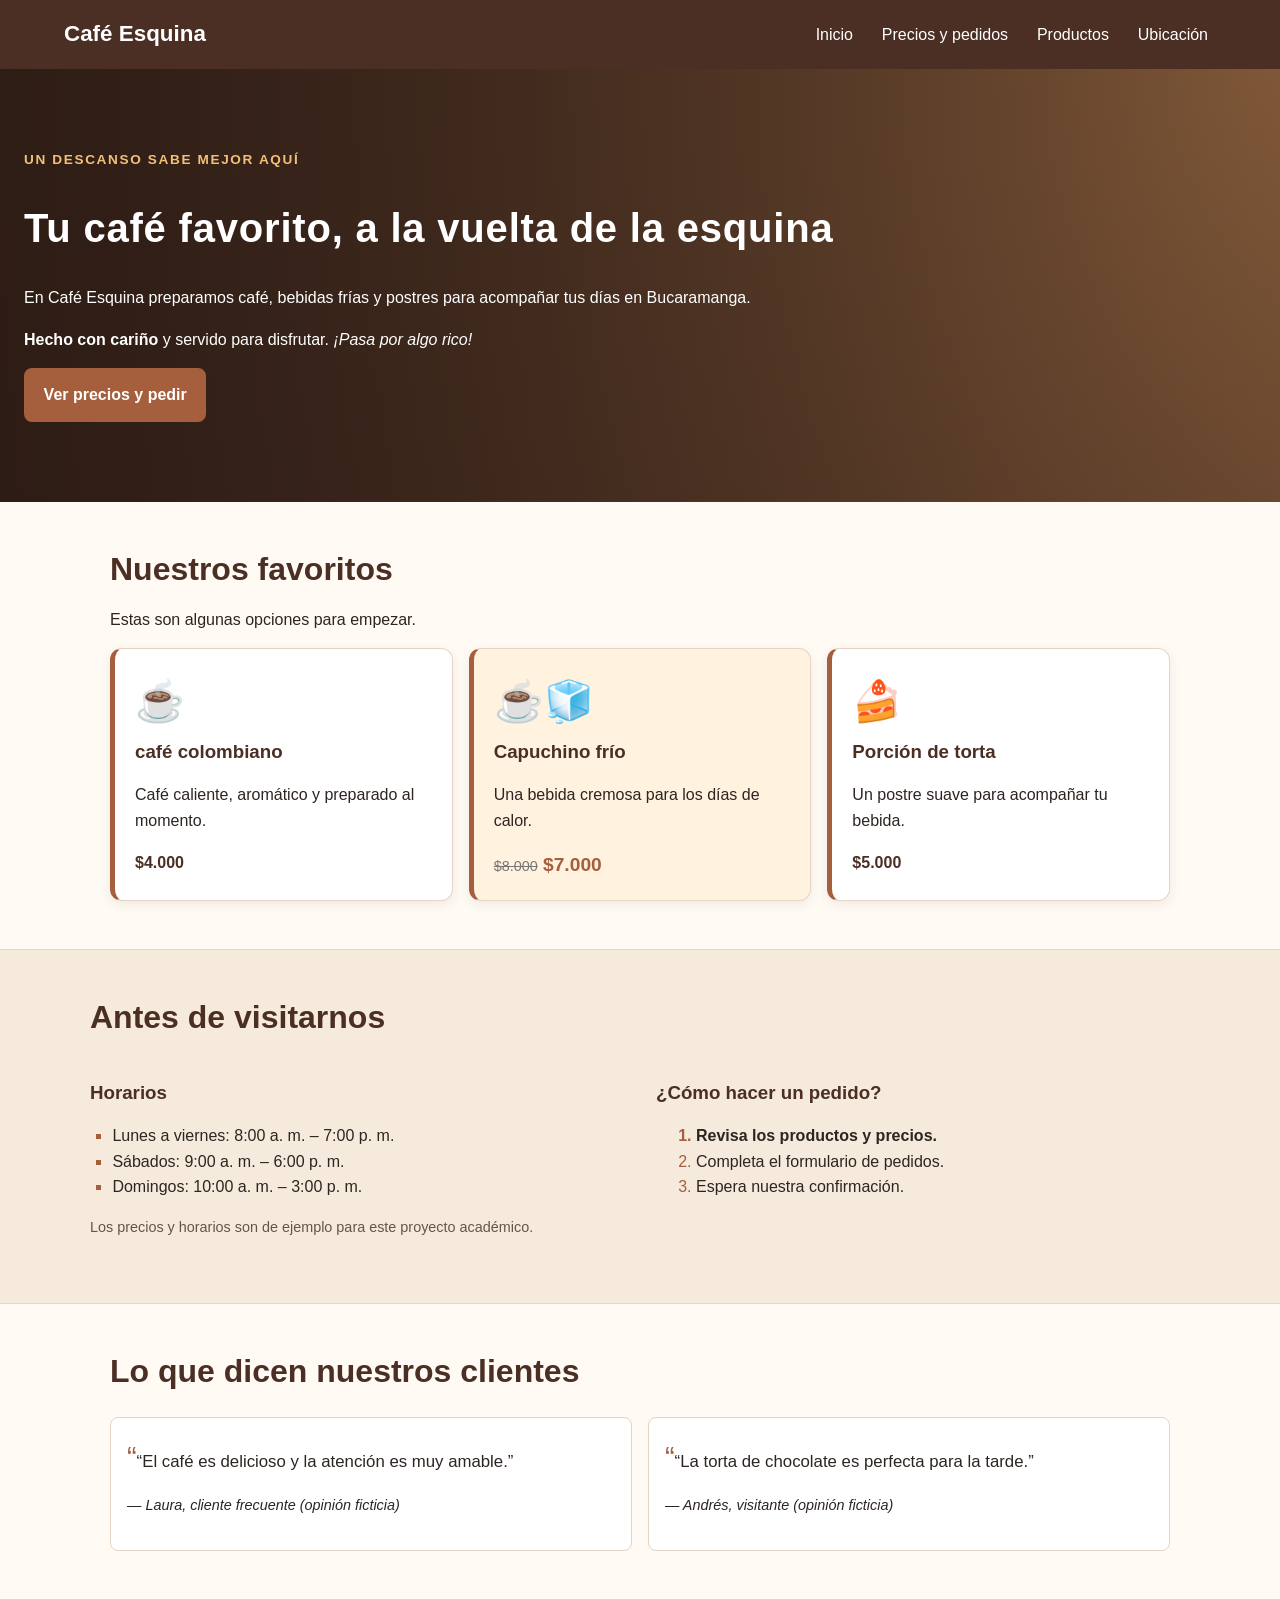
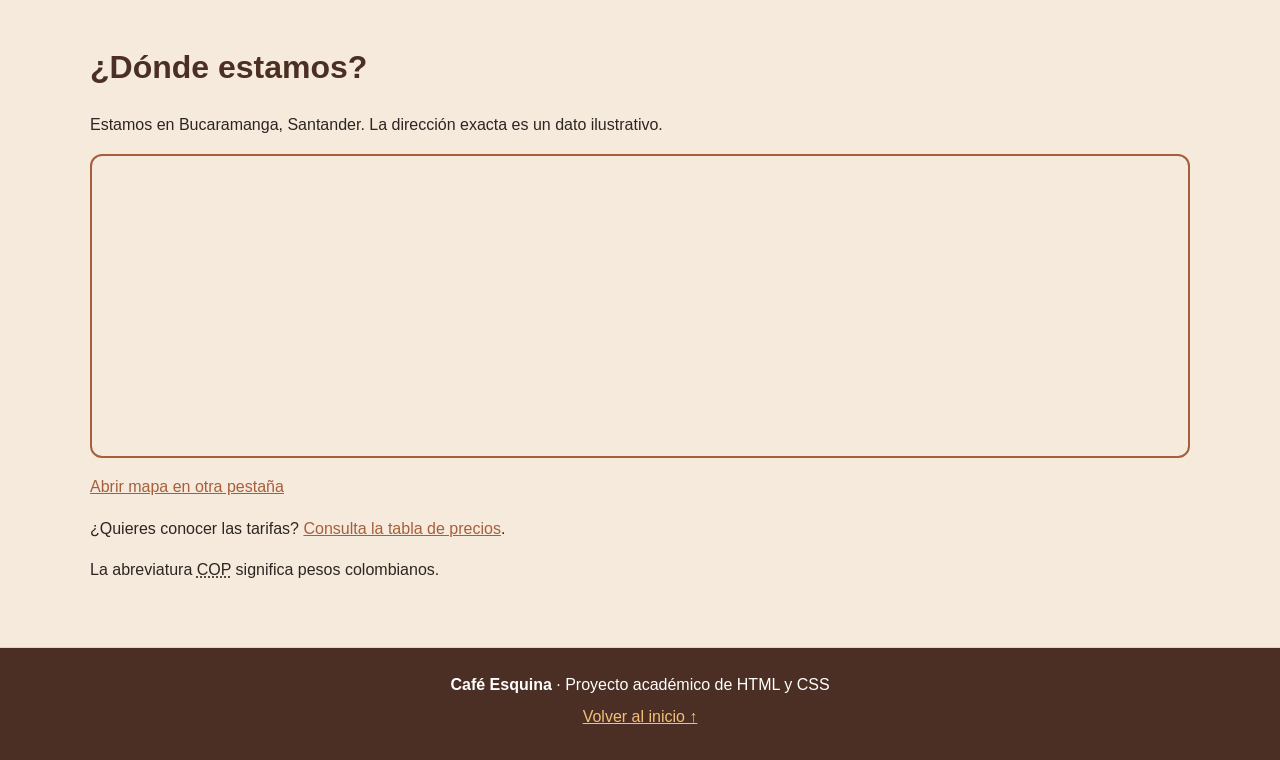
<file: cafe_esquina/index.html>
<!DOCTYPE html>
<html lang="es">
<head>
    <meta charset="UTF-8">
    <meta name="viewport" content="width=device-width, initial-scale=1.0">
    <meta name="description" content="Conoce Café Esquina, un café local con bebidas y postres en Bucaramanga.">
    <title>Café Esquina | Inicio</title>
    <link rel="stylesheet" href="css/styles.css">
</head>
<body>
    <!-- Encabezado compartido -->
    <header class="encabezado">
        <a class="encabezado__logo" href="index.html">Café Esquina</a>
        <nav class="navegacion" aria-label="Navegación principal">
            <a href="index.html">Inicio</a>
            <a href="precios.html">Precios y pedidos</a>
            <a href="#productos">Productos</a>
            <a href="#ubicacion">Ubicación</a>
        </nav>
    </header>

    <main>
        <!-- Presentación del negocio -->
        <section class="portada" id="inicio">
      <p class="portada__etiqueta">Un descanso sabe mejor aquí</p>
                <h1>Tu café favorito, a la vuelta de la esquina</h1>
                <p>En Café Esquina preparamos café, bebidas frías y postres para acompañar tus días en Bucaramanga.</p>
                <p><strong>Hecho con cariño</strong> y servido para disfrutar. <em>¡Pasa por algo rico!</em></p>
                <a class="boton" href="precios.html">Ver precios y pedir</a>            <div class="portada__contenido">
          
            </div>
        </section>

        <!-- Productos: cada producto usa article -->
        <section class="seccion" id="productos">
            <h2>Nuestros favoritos</h2>
            <p class="seccion__intro">Estas son algunas opciones para empezar.</p>
            <div class="productos">
                <article class="tarjeta">
                    <div class="tarjeta__icono" aria-hidden="true">☕</div>
                    <h3>café colombiano</h3>
                    <p>Café caliente, aromático y preparado al momento.</p>
                    <p class="precio">$4.000</p>
                </article>
                <article class="tarjeta tarjeta--promo">
                    <div class="tarjeta__icono" aria-hidden="true">☕🧊</div>
                    <h3>Capuchino frío</h3>
                    <p>Una bebida cremosa para los días de calor.</p>
                    <p class="precio"><s>$8.000</s> <strong>$7.000</strong></p>
                </article>
                <article class="tarjeta">
                    <div class="tarjeta__icono" aria-hidden="true">🍰</div>
                    <h3>Porción de torta</h3>
                    <p>Un postre suave para acompañar tu bebida.</p>
                    <p class="precio">$5.000</p>
                </article>
            </div>
        </section>

        <!-- Información útil con lista ordenada y no ordenada -->
        <section class="seccion seccion--suave" id="informacion">
            <h2>Antes de visitarnos</h2>
            <div class="informacion">
                <article>
                    <h3>Horarios</h3>
                    <ul class="lista-horarios">
                        <li>Lunes a viernes: 8:00 a. m. – 7:00 p. m.</li>
                        <li>Sábados: 9:00 a. m. – 6:00 p. m.</li>
                        <li>Domingos: 10:00 a. m. – 3:00 p. m.</li>
                    </ul>
                </article>
                <article>
                    <h3>¿Cómo hacer un pedido?</h3>
                    <ol>
                        <li>Revisa los productos y precios.</li>
                        <li>Completa el formulario de pedidos.</li>
                        <li>Espera nuestra confirmación.</li>
                    </ol>
                </article>
            </div>
            <p class="nota">Los precios y horarios son de ejemplo para este proyecto académico.</p>
        </section>

        <!-- Opiniones de ejemplo -->
        <section class="seccion" id="opiniones">
            <h2>Lo que dicen nuestros clientes</h2>
            <div class="opiniones">
                <article class="opinion">
                    <blockquote>“El café es delicioso y la atención es muy amable.”</blockquote>
                    <p><cite>— Laura, cliente frecuente (opinión ficticia)</cite></p>
                </article>
                <article class="opinion">
                    <blockquote>“La torta de chocolate es perfecta para la tarde.”</blockquote>
                    <p><cite>— Andrés, visitante (opinión ficticia)</cite></p>
                </article>
            </div>
        </section>

        <!-- Ubicación -->
        <section class="seccion seccion--suave" id="ubicacion">
            <h2>¿Dónde estamos?</h2>
            <p>Estamos en Bucaramanga, Santander. La dirección exacta es un dato ilustrativo.</p>
            <div class="mapa">
                <iframe
                    title="Mapa de referencia de Bucaramanga"
                    src="https://maps.google.com/maps?q=Bucaramanga%2C%20Santander&t=&z=13&ie=UTF8&iwloc=&output=embed"
                    loading="lazy"
                    referrerpolicy="no-referrer-when-downgrade">
                </iframe>
            </div>
            <p><a href="https://www.google.com/maps/search/?api=1&query=Bucaramanga+Santander" target="_blank" rel="noopener noreferrer">Abrir mapa en otra pestaña</a></p>
            <p>¿Quieres conocer las tarifas? <a href="precios.html#tabla-precios">Consulta la tabla de precios</a>.</p>
            <p>La abreviatura <abbr title="Pesos colombianos">COP</abbr> significa pesos colombianos.</p>
        </section>
    </main>

    <!-- Pie de página compartido -->
    <footer class="pie">
        <p><strong>Café Esquina</strong> · Proyecto académico de HTML y CSS</p>
        <p><a href="#inicio">Volver al inicio ↑</a></p>
    </footer>
</body>
</html>
</file>
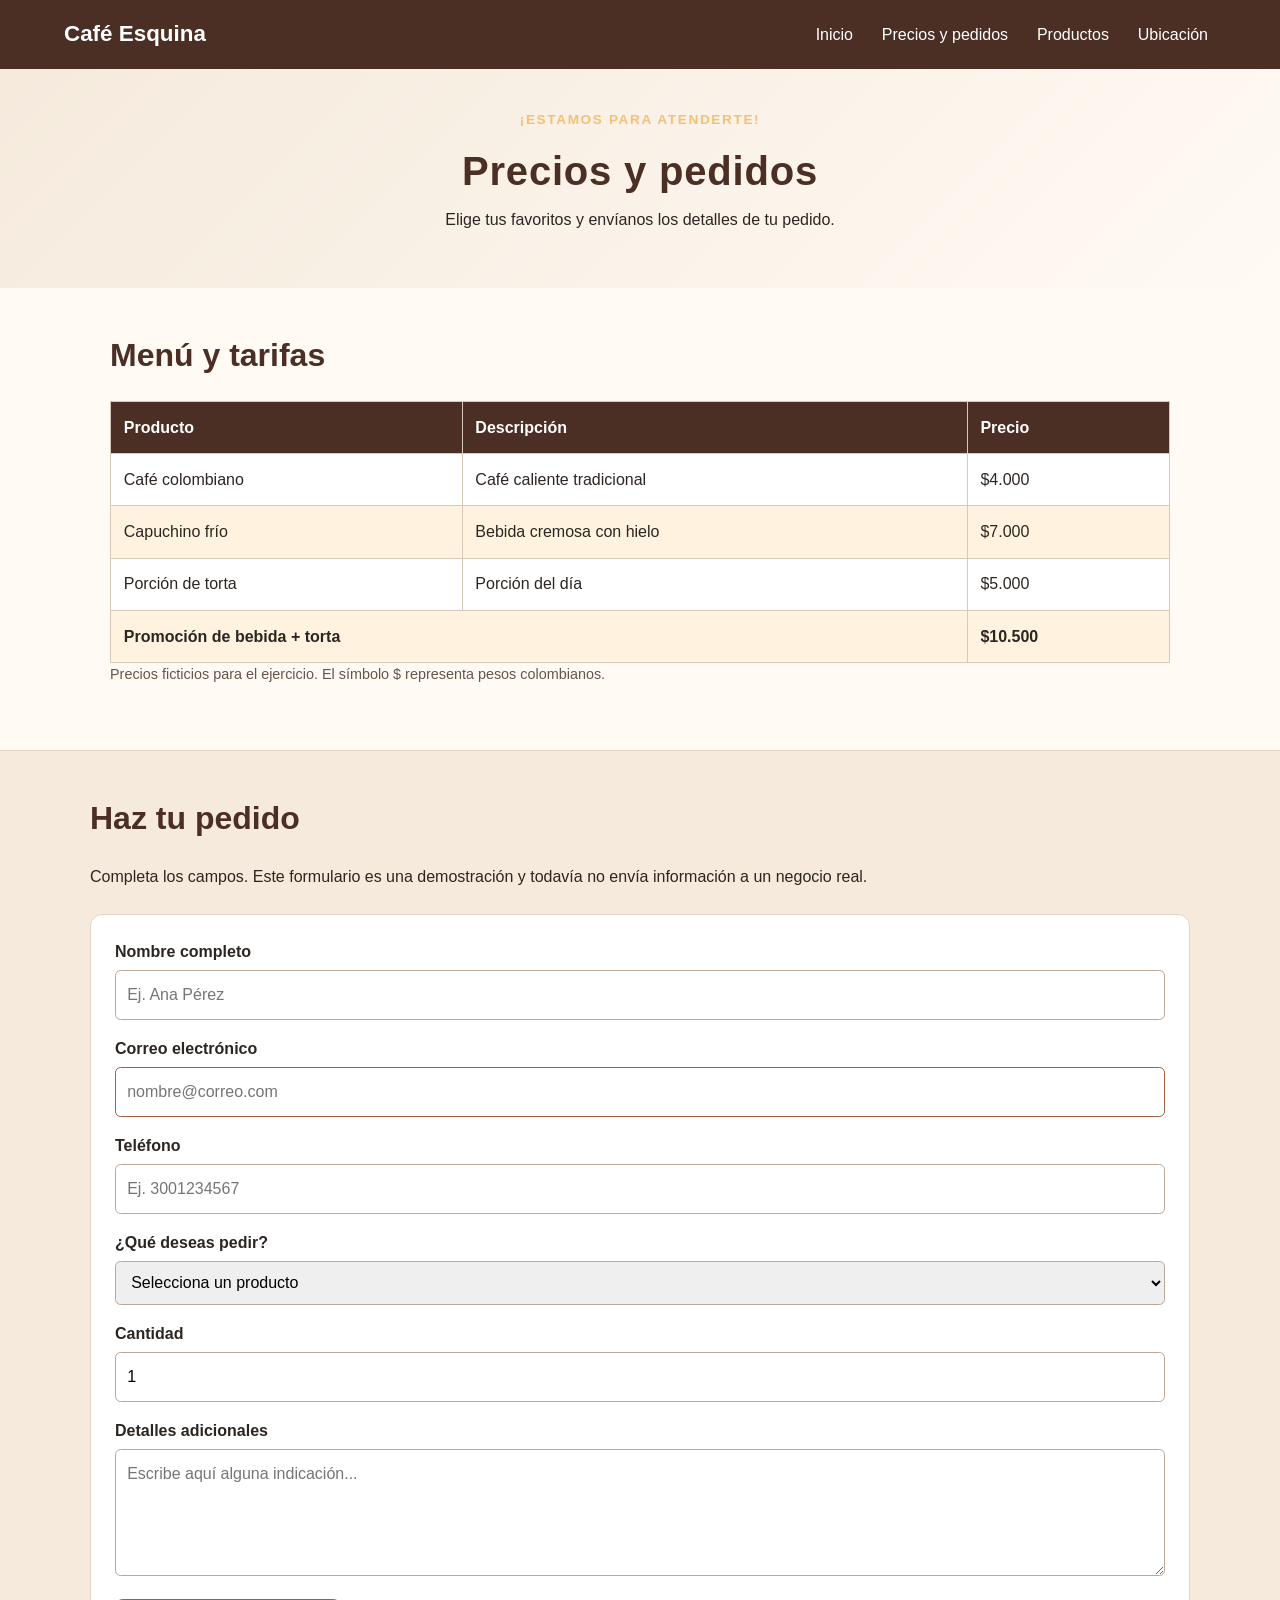
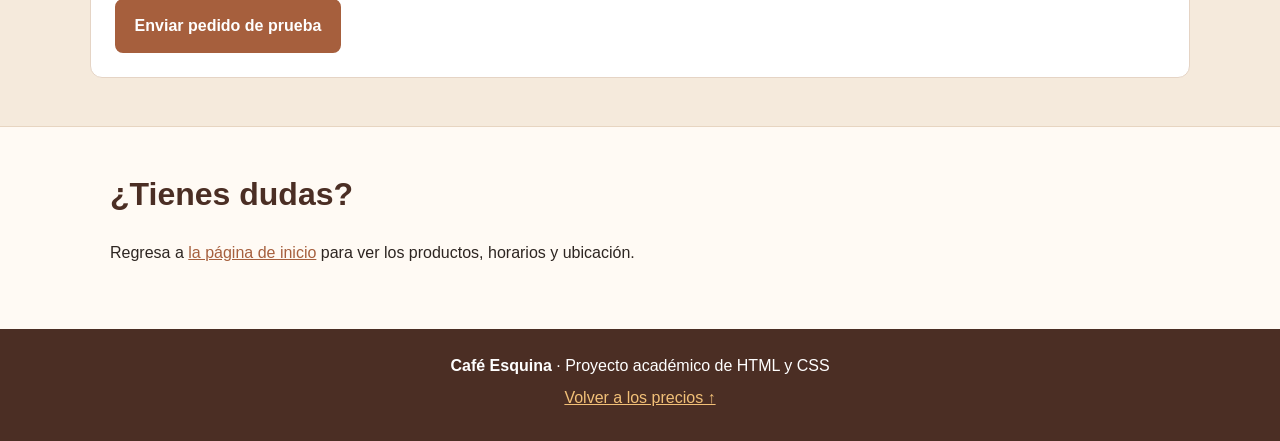
<file: cafe_esquina/precios.html>
<!DOCTYPE html>
<html lang="es">
<head>
    <meta charset="UTF-8">
    <meta name="viewport" content="width=device-width, initial-scale=1.0">
    <meta name="description" content="Consulta los precios de Café Esquina y envía tu pedido.">
    <title>Café Esquina | Precios y pedidos</title>
    <link rel="stylesheet" href="css/styles.css">
</head>
<body>
    <!-- Encabezado compartido -->
    <header class="encabezado">
        <a class="encabezado__logo" href="index.html">Café Esquina</a>
        <nav class="navegacion" aria-label="Navegación principal">
            <a href="index.html">Inicio</a>
            <a href="precios.html">Precios y pedidos</a>
            <a href="index.html#productos">Productos</a>
            <a href="index.html#ubicacion">Ubicación</a>
        </nav>
    </header>

    <main>
        <section class="pagina-titulo">
            <p class="portada__etiqueta">¡Estamos para atenderte!</p>
            <h1>Precios y pedidos</h1>
            <p>Elige tus favoritos y envíanos los detalles de tu pedido.</p>
        </section>

        <!-- Tabla de precios -->
        <section class="seccion" id="tabla-precios">
            <h2>Menú y tarifas</h2>
            <div class="tabla-contenedor">
                <table>
                    <thead>
                        <tr>
                            <th scope="col">Producto</th>
                            <th scope="col">Descripción</th>
                            <th scope="col">Precio</th>
                        </tr>
                    </thead>
                    <tbody>
                        <tr>
                            <td>Café colombiano</td>
                            <td>Café caliente tradicional</td>
                            <td>$4.000</td>
                        </tr>
                        <tr>
                            <td>Capuchino frío</td>
                            <td>Bebida cremosa con hielo</td>
                            <td>$7.000</td>
                        </tr>
                        <tr>
                            <td>Porción de torta</td>
                            <td>Porción del día</td>
                            <td>$5.000</td>
                        </tr>
                        <tr>
                            <td colspan="2"><strong>Promoción de bebida + torta</strong></td>
                            <td><strong>$10.500</strong></td>
                        </tr>
                    </tbody>
                </table>
            </div>
            <p class="nota">Precios ficticios para el ejercicio. El símbolo $ representa pesos colombianos.</p>
        </section>

        <!-- Formulario sencillo -->
        <section class="seccion seccion--suave" id="pedido">
            <h2>Haz tu pedido</h2>
            <p>Completa los campos. Este formulario es una demostración y todavía no envía información a un negocio real.</p>
            <form class="formulario" action="#" method="get">
                <div class="formulario__campo">
                    <label for="nombre">Nombre completo</label>
                    <input type="text" id="nombre" name="nombre" placeholder="Ej. Ana Pérez" required>
                </div>
                <div class="formulario__campo">
                    <label for="correo">Correo electrónico</label>
                    <input type="email" id="correo" name="correo" placeholder="nombre@correo.com" required>
                </div>
                <div class="formulario__campo">
                    <label for="telefono">Teléfono</label>
                    <input type="tel" id="telefono" name="telefono" placeholder="Ej. 3001234567">
                </div>
                <div class="formulario__campo">
                    <label for="producto">¿Qué deseas pedir?</label>
                    <select id="producto" name="producto" required>
                        <option value="">Selecciona un producto</option>
                        <option value="cafe">Café colombiano</option>
                        <option value="capuchino">Capuchino frío</option>
                        <option value="torta">Porción de torta</option>
                        <option value="promocion">Bebida + torta</option>
                    </select>
                </div>
                <div class="formulario__campo">
                    <label for="cantidad">Cantidad</label>
                    <input type="number" id="cantidad" name="cantidad" min="1" value="1" required>
                </div>
                <div class="formulario__campo">
                    <label for="mensaje">Detalles adicionales</label>
                    <textarea id="mensaje" name="mensaje" rows="4" placeholder="Escribe aquí alguna indicación..."></textarea>
                </div>
                <button class="boton" type="submit">Enviar pedido de prueba</button>
            </form>
        </section>

        <section class="seccion">
            <h2>¿Tienes dudas?</h2>
            <p>Regresa a <a href="index.html">la página de inicio</a> para ver los productos, horarios y ubicación.</p>
        </section>
    </main>

    <!-- Pie de página compartido -->
    <footer class="pie">
        <p><strong>Café Esquina</strong> · Proyecto académico de HTML y CSS</p>
        <p><a href="#tabla-precios">Volver a los precios ↑</a></p>
    </footer>
</body>
</html>
</file>
<file: cafe_esquina/css/styles.css>
/* 1. Variables: colores y medidas principales */
:root {
    --color-principal: #4b2e24;
    --color-secundario: #a65f3d;
    --color-acento: #f2c078;
    --color-fondo: #fffaf4;
    --color-suave: #f5eadc;
    --color-texto: #2d2521;
    --ancho-maximo: 1100px;
    --espacio: 1rem;
}

/* 2. Estilos generales */
* {
    box-sizing: border-box;
}

html {
    scroll-behavior: smooth;
}

body {
    margin: 0;
    color: var(--color-texto);
    background-color: var(--color-fondo);
    font-family: Arial, Helvetica, sans-serif;
    font-size: 1rem;
    line-height: 1.6;
    overflow-wrap: break-word;
}

h1, h2, h3 {
    line-height: 1.2;
    color: var(--color-principal);
}

h1 {
    font-size: 2.5rem;
    letter-spacing: 0.02em;
}

h2 {
    font-size: 2rem;
    margin-top: 0;
}

p {
    margin: 0 0 1rem;
}

a {
    color: var(--color-secundario);
    text-decoration: underline;
}

a:hover {
    color: var(--color-principal);
}

a:focus-visible, input:focus-visible, select:focus-visible,
textarea:focus-visible, button:focus-visible {
    outline: 3px solid var(--color-secundario);
    outline-offset: 3px;
}

/* 3. Encabezado y navegación */
.encabezado {
    display: flex;
    flex-wrap: wrap;
    align-items: center;
    justify-content: space-between;
    gap: 1rem;
    padding: 1rem 5%;
    color: white;
    background-color: var(--color-principal);
}

.encabezado__logo {
    color: white;
    font-size: 1.4rem;
    font-weight: bold;
    text-decoration: none;
}

.navegacion {
    display: flex;
    flex-wrap: wrap;
    gap: 0.8rem;
}

.navegacion a {
    color: white;
    padding: 0.35rem 0.5rem;
    border-radius: 0.3rem;
    text-decoration: none;
}

.navegacion a:hover {
    background-color: rgba(255, 255, 255, 0.18);
}

/* 4. Portada con fondo múltiple */
.portada {
    padding: 5rem 1.5rem;
    color: white;
    background-image:
        linear-gradient(90deg, rgba(43, 27, 20, 0.92), rgba(43, 27, 20, 0.45)),
        radial-gradient(circle at top right, #c58a55, #4b2e24);
    background-position: center;
    background-size: cover;
}

.portada__contenido {
    max-width: 700px;
    margin: auto;
    animation: aparecer 0.8s ease-out;
}

.portada h1 {
    color: white;
}

.portada__etiqueta {
    color: var(--color-acento);
    font-weight: bold;
    text-transform: uppercase;
    letter-spacing: 0.12em;
    font-size: 0.85rem;
}

.boton {
    display: inline-block;
    padding: 0.75rem 1.1rem;
    border: 2px solid var(--color-secundario);
    border-radius: 0.5rem;
    color: white;
    background-color: var(--color-secundario);
    font: inherit;
    font-weight: bold;
    text-decoration: none;
    cursor: pointer;
}

.boton:hover {
    color: white;
    background-color: var(--color-principal);
}

/* 5. Secciones y tarjetas */
.seccion {
    max-width: var(--ancho-maximo);
    margin: 0 auto;
    padding: 3rem 1.25rem;
}

.seccion--suave {
    max-width: none;
    background-color: var(--color-suave);
    border-top: 1px solid #e7d5c1;
    border-bottom: 1px solid #e7d5c1;
}

.seccion--suave > h2,
.seccion--suave > p,
.seccion--suave > .informacion,
.seccion--suave > .mapa,
.seccion--suave > .formulario,
.seccion--suave > .nota {
    max-width: var(--ancho-maximo);
    margin-left: auto;
    margin-right: auto;
}

.seccion__intro {
    margin-top: -0.5rem;
}

.productos {
    display: flex;
    flex-wrap: wrap;
    gap: 1rem;
}

.tarjeta {
    flex: 1 1 220px;
    min-width: 0;
    padding: 1.25rem;
    background-color: white;
    border: 1px solid #e5d4c5;
    border-left: 5px solid var(--color-secundario);
    border-radius: 0.75rem;
    box-shadow: 0 4px 12px rgba(75, 46, 36, 0.08);
    overflow: hidden;
}

.tarjeta:nth-child(2) {
    background-color: #fff2df;
}

.tarjeta h3 {
    margin-top: 0.5rem;
}

.tarjeta__icono {
    font-size: 2.5rem;
}

.tarjeta p:last-child {
    margin-bottom: 0;
}

.tarjeta--promo .precio {
    color: var(--color-secundario);
    font-size: 1.2rem;
}

.precio {
    font-weight: bold;
    color: var(--color-principal);
}

.precio s {
    color: #777;
    font-size: 0.9rem;
    font-weight: normal;
}

/* 6. Información, listas y opiniones */
.informacion {
    display: flex;
    flex-wrap: wrap;
    gap: 2rem;
}

.informacion > article {
    flex: 1 1 260px;
}

.lista-horarios {
    list-style: square;
    padding-left: 1.4rem;
}

li::marker {
    color: var(--color-secundario);
}

.informacion ol li:first-child {
    font-weight: bold;
}

.nota {
    color: #65554b;
    font-size: 0.9rem;
}

.opiniones {
    display: flex;
    flex-wrap: wrap;
    gap: 1rem;
}

.opinion {
    flex: 1 1 260px;
    padding: 1rem;
    border-radius: 0.5rem;
    background-color: white;
    border: 1px solid #e5d4c5;
}

.opinion blockquote {
    margin: 0 0 0.75rem;
    font-size: 1.05rem;
}

.opinion blockquote::before {
    content: "“";
    color: var(--color-secundario);
    font-size: 1.8rem;
}

.opinion cite {
    font-size: 0.9rem;
}

/* 7. Mapa y enlaces a secciones */
.mapa {
    max-width: var(--ancho-maximo);
    margin: 1rem auto;
    overflow: hidden;
    border: 2px solid var(--color-secundario);
    border-radius: 0.75rem;
}

.mapa iframe {
    display: block;
    width: 100%;
    height: 300px;
    border: 0;
}

section:target {
    outline: 3px solid rgba(166, 95, 61, 0.25);
    outline-offset: -3px;
}

/* 8. Segunda página, tabla y formulario */
.pagina-titulo {
    padding: 2.5rem 1.25rem;
    text-align: center;
    background-image: linear-gradient(135deg, #f5eadc, #fffaf4);
}

.pagina-titulo h1 {
    margin: 0 0 0.75rem;
}

.tabla-contenedor {
    max-width: 100%;
    overflow-x: auto;
}

table {
    width: 100%;
    border-collapse: collapse;
    background-color: white;
}

th, td {
    padding: 0.8rem;
    border: 1px solid #d9c7b7;
    text-align: left;
}

th {
    color: white;
    background-color: var(--color-principal);
}

tbody tr:nth-child(even) {
    background-color: #fff2df;
}

.formulario {
    max-width: 650px;
    margin: 1.5rem auto 0;
    padding: 1.5rem;
    border: 1px solid #e5d4c5;
    border-radius: 0.75rem;
    background-color: white;
}

.formulario__campo {
    margin-bottom: 1rem;
}

.formulario label {
    display: block;
    margin-bottom: 0.35rem;
    font-weight: bold;
}

.formulario input,
.formulario select,
.formulario textarea {
    width: 100%;
    padding: 0.7rem;
    border: 1px solid #bda897;
    border-radius: 0.35rem;
    font: inherit;
}

.formulario textarea {
    resize: vertical;
}

/* Selector de atributo: esta regla empata con .formulario input y gana por aparecer después */
input[type="email"] {
    border-color: var(--color-secundario);
}

/* 9. Pie de página */
.pie {
    padding: 1.5rem;
    color: white;
    text-align: center;
    background-color: var(--color-principal);
}

.pie p {
    margin-bottom: 0.4rem;
}

.pie a {
    color: var(--color-acento);
}

/* 10. Animación sencilla */
@keyframes aparecer {
    from {
        opacity: 0;
        transform: translateY(12px);
    }
    to {
        opacity: 1;
        transform: translateY(0);
    }
}

/* 11. Ajustes para celulares */
@media (max-width: 600px) {
    .encabezado {
        align-items: flex-start;
        flex-direction: column;
        padding: 1rem;
    }

    .navegacion {
        width: 100%;
        flex-direction: column;
        gap: 0.25rem;
    }

    .navegacion a {
        display: block;
        padding: 0.5rem;
    }

    .portada {
        padding: 3rem 1rem;
    }

    h1 {
        font-size: 2rem;
    }

    h2 {
        font-size: 1.6rem;
    }

    .seccion {
        padding: 2rem 1rem;
    }

    .productos,
    .informacion,
    .opiniones {
        flex-direction: column;
    }

    .tarjeta,
    .opinion {
        width: 100%;
    }

    th, td {
        padding: 0.55rem;
        font-size: 0.9rem;
    }

    .formulario {
        padding: 1rem;
    }
}
</file>
